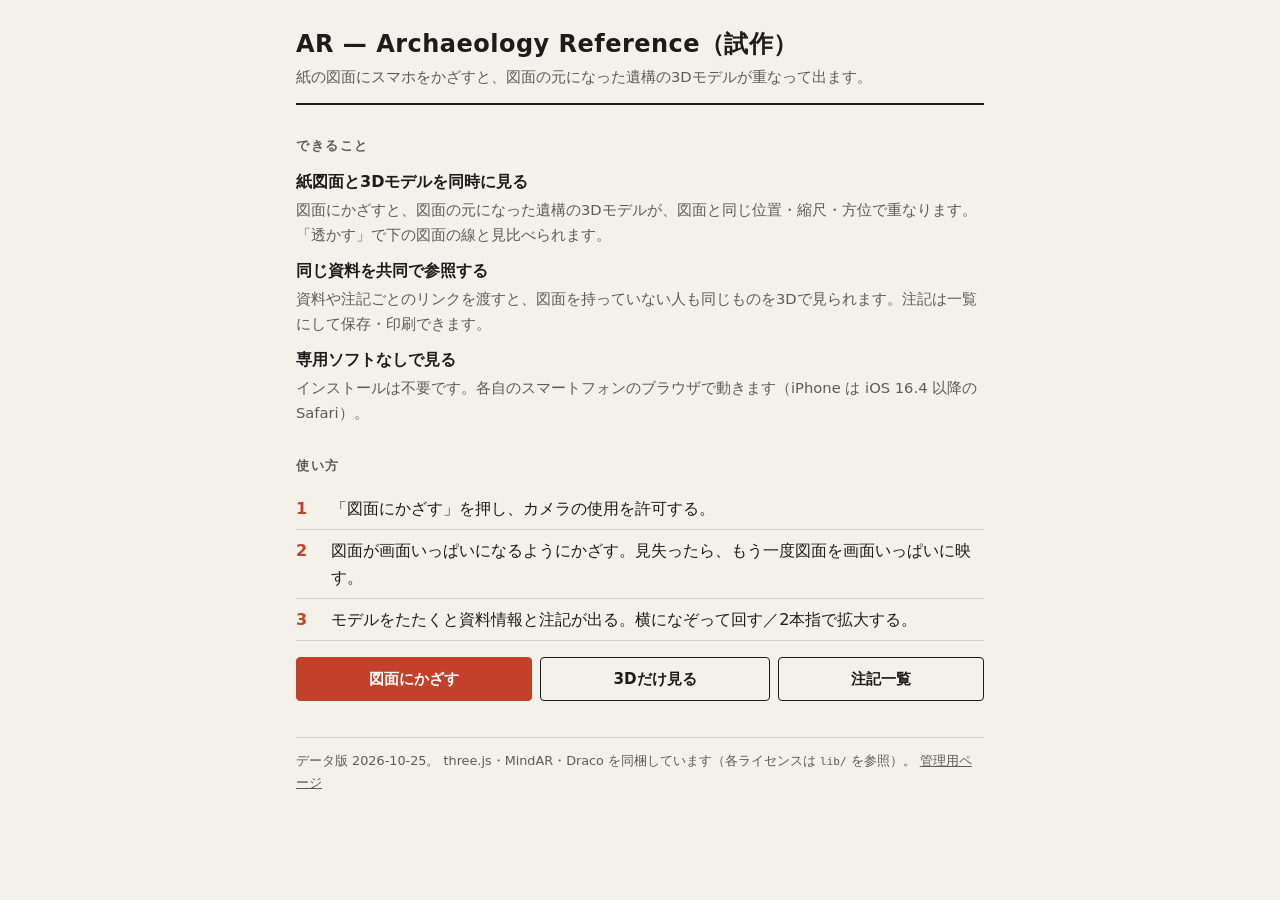
<file: index.html>
<!doctype html>
<html lang="ja">
<head>
<meta charset="utf-8">
<meta name="viewport" content="width=device-width, initial-scale=1, viewport-fit=cover">
<title>AR — Archaeology Reference</title>
<link rel="stylesheet" href="css/style.css">
</head>
<body>
<main class="page">
  <header class="page-head">
    <h1 id="site-title">AR — Archaeology Reference</h1>
    <p id="site-lead"></p>
  </header>

  <div class="callout" id="inapp" hidden>このアプリ内の画面ではカメラが動かないことがあります。メニューから「Safariで開く」または「ブラウザで開く」を選んでください。</div>
  <div class="callout" id="notice" hidden></div>

  <h2>できること</h2>
  <dl class="features">
    <dt>紙図面と3Dモデルを同時に見る</dt>
    <dd>図面にかざすと、図面の元になった遺構の3Dモデルが、図面と同じ位置・縮尺・方位で重なります。「透かす」で下の図面の線と見比べられます。</dd>
    <dt>同じ資料を共同で参照する</dt>
    <dd>資料や注記ごとのリンクを渡すと、図面を持っていない人も同じものを3Dで見られます。注記は一覧にして保存・印刷できます。</dd>
    <dt>専用ソフトなしで見る</dt>
    <dd>インストールは不要です。各自のスマートフォンのブラウザで動きます（iPhone は iOS 16.4 以降の Safari）。</dd>
  </dl>

  <h2>使い方</h2>
  <ol class="steps">
    <li>「図面にかざす」を押し、カメラの使用を許可する。</li>
    <li>図面が画面いっぱいになるようにかざす。見失ったら、もう一度図面を画面いっぱいに映す。</li>
    <li>モデルをたたくと資料情報と注記が出る。横になぞって回す／2本指で拡大する。</li>
  </ol>
  <p class="actions-row"><a class="btn btn-primary" href="ar.html">図面にかざす</a> <a class="btn" href="viewer.html">3Dだけ見る</a> <a class="btn" href="notes.html">注記一覧</a></p>
  <div id="warnings"></div>

  <!-- 資料が2つ以上あるときだけ出す -->
  <section id="items-section" hidden>
    <h2>図面と資料</h2>
    <div id="items"></div>
  </section>

  <footer class="foot">
    <span id="edition"></span>
    three.js・MindAR・Draco を同梱しています（各ライセンスは <span class="mono">lib/</span> を参照）。
    <a href="tools/">管理用ページ</a>
  </footer>
</main>
<script type="module" src="js/index.js"></script>
</body>
</html>
</file>
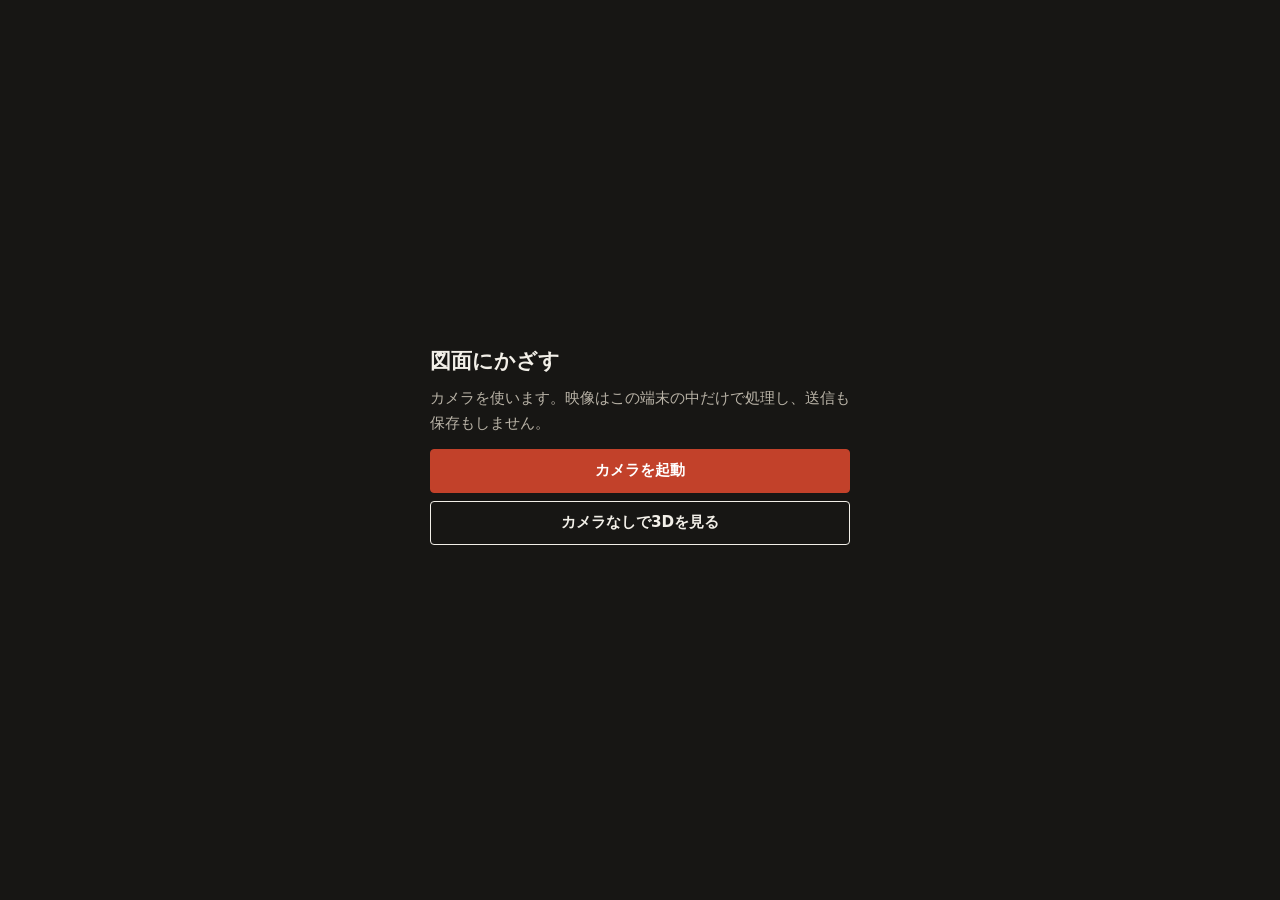
<file: ar.html>
<!doctype html>
<html lang="ja">
<head>
<meta charset="utf-8">
<meta name="viewport" content="width=device-width, initial-scale=1, viewport-fit=cover, user-scalable=no">
<title>AR表示｜AR</title>
<link rel="stylesheet" href="css/style.css">
<script type="importmap">
{ "imports": { "three": "./lib/three.module.min.js", "three/addons/": "./lib/three-addons/" } }
</script>
</head>
<body class="stage-page">
<div id="stage"></div>

<div class="topbar" id="topbar" hidden>
  <a class="pill" href="index.html">← 一覧</a>
  <div class="group">
    <button class="pill" id="btn-see" type="button" aria-pressed="false">透かす</button>
    <button class="pill" id="btn-mode" type="button" aria-pressed="false">形だけ</button>
    <button class="pill" id="btn-reset" type="button">元に戻す</button>
  </div>
</div>
<p class="hint" id="hint" hidden></p>
<p class="config-warn" id="config-warn" hidden></p>
<div class="recover" id="recover" hidden><button class="pill" id="btn-rescan" type="button">探し直す</button></div>
<div id="panel" hidden></div>

<div class="gate" id="gate">
  <div class="gate-inner">
    <h1>図面にかざす</h1>
    <p>カメラを使います。映像はこの端末の中だけで処理し、送信も保存もしません。</p>
    <div class="callout" id="inapp" hidden>このアプリ内の画面ではカメラが動かないことがあります。メニューから「Safariで開く」または「ブラウザで開く」を選んでください。</div>
    <button class="btn btn-primary" id="btn-start" type="button">カメラを起動</button>
    <a class="btn" id="link-viewer" href="viewer.html">カメラなしで3Dを見る</a>
    <p class="error" id="gate-error" hidden></p>
  </div>
</div>

<script type="module" src="js/ar.js?rev=steady-strong-20261027"></script>
</body>
</html>
</file>
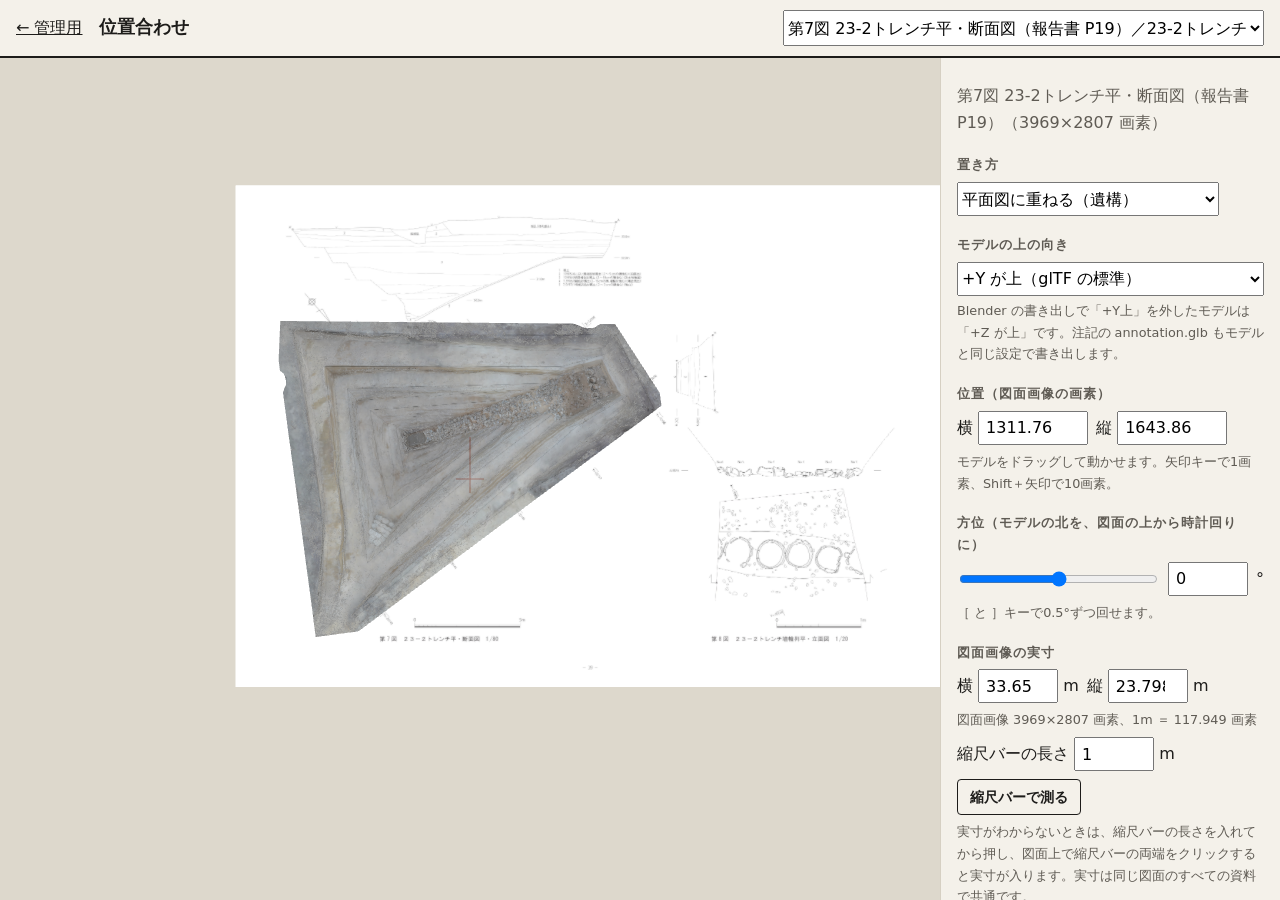
<file: tools/align.html>
<!doctype html>
<html lang="ja">
<head>
<meta charset="utf-8">
<meta name="viewport" content="width=device-width, initial-scale=1">
<meta name="robots" content="noindex">
<title>位置合わせ｜AR</title>
<link rel="stylesheet" href="../css/style.css">
<script type="importmap">
{ "imports": { "three": "../lib/three.module.min.js", "three/addons/": "../lib/three-addons/" } }
</script>
</head>
<body class="align-page">
<header class="align-head">
  <a href="./">← 管理用</a>
  <h1>位置合わせ</h1>
  <select id="item-select" aria-label="資料"></select>
</header>
<div class="align-body">
  <div class="align-view" id="view" tabindex="0" aria-label="図面とモデル。モデルをドラッグで移動、それ以外をドラッグで図面を動かす、ホイールで拡大縮小"></div>
  <aside class="align-side">
    <p class="muted" id="status">読み込み中…</p>

    <h2>置き方</h2>
    <select id="mode">
      <option value="plan">平面図に重ねる（遺構）</option>
      <option value="stand">紙の上に立たせる</option>
      <option value="lay">正面図に重ねて寝かせる（遺物）</option>
    </select>

    <h2>モデルの上の向き</h2>
    <select id="up-axis">
      <option value="0,0,0">+Y が上（glTF の標準）</option>
      <option value="-90,0,0">+Z が上（Z を上のまま書き出したモデル）</option>
      <option value="custom" hidden>台帳の値のまま</option>
    </select>
    <p class="muted small" id="up-note">Blender の書き出しで「+Y上」を外したモデルは「+Z が上」です。</p>

    <h2>位置（図面画像の画素）</h2>
    <div class="row"><label>横 <input id="at-x" type="number" step="0.5"></label><label>縦 <input id="at-y" type="number" step="0.5"></label></div>
    <p class="muted small">モデルをドラッグして動かせます。矢印キーで1画素、Shift＋矢印で10画素。</p>

    <div data-for="plan stand">
      <h2>方位（モデルの北を、図面の上から時計回りに）</h2>
      <div class="row"><input id="heading-range" type="range" min="-180" max="180" step="0.5"><input id="heading" type="number" step="0.5" class="narrow"> °</div>
      <p class="muted small">［ と ］キーで0.5°ずつ回せます。</p>
    </div>

    <div data-for="plan">
      <h2>図面画像の実寸</h2>
      <div class="row"><label>横 <input id="real-w" type="number" step="0.0001" min="0" class="narrow"> m</label><label>縦 <input id="real-h" type="number" step="0.0001" min="0" class="narrow"> m</label></div>
      <p class="muted small" id="ppm-note"></p>
      <div class="row"><label>縮尺バーの長さ <input id="bar-m" type="number" step="0.1" min="0" value="1" class="narrow"> m</label><button class="btn small-btn" id="btn-measure" type="button">縮尺バーで測る</button></div>
      <p class="muted small" id="measure-help">実寸がわからないときは、縮尺バーの長さを入れてから押し、図面上で縮尺バーの両端をクリックすると実寸が入ります。実寸は同じ図面のすべての資料で共通です。</p>
      <p class="muted small" id="coord-note" hidden>モデルの座標のまま重ねています（図面画像の左下が原点、右が X、上が Y の m 単位）。動かすと、ここで決めた位置で保存します。</p>

      <h2>紙の高さ（モデルのどの高さを紙の面に合わせるか）</h2>
      <div class="row">
        <select id="ground-kind"><option value="top">上端（検出面）</option><option value="bottom">下端</option><option value="value">下端から</option></select>
        <span id="ground-value-wrap" hidden><input id="ground-value" type="number" step="0.01" min="0" class="narrow"> m</span>
      </div>
    </div>

    <div data-for="stand lay">
      <h2>大きさ（図面の幅に対するモデルの大きさ）</h2>
      <div class="row"><input id="fit" type="number" step="0.01" min="0.01" class="narrow"> 倍</div>
    </div>

    <h2>表示</h2>
    <div class="row"><label>モデルの濃さ <input id="opacity" type="range" min="0.1" max="1" step="0.05" value="0.7"></label></div>
    <div class="row"><button class="btn small-btn" id="btn-fit" type="button">モデルに寄る</button><button class="btn small-btn" id="btn-all" type="button">図面全体</button></div>

    <h2>結果</h2>
    <p class="muted small" id="size-note"></p>
    <textarea id="out" rows="7" readonly></textarea>
    <div class="row"><button class="btn btn-primary small-btn" id="btn-save" type="button">items.json を保存</button><button class="btn small-btn" id="btn-copy" type="button">コピー</button></div>
    <p class="muted small">保存したファイルで <span class="mono">data/items.json</span> を置き換えると、AR とビューアに反映されます。</p>
  </aside>
</div>
<script type="module" src="align.js"></script>
</body>
</html>
</file>
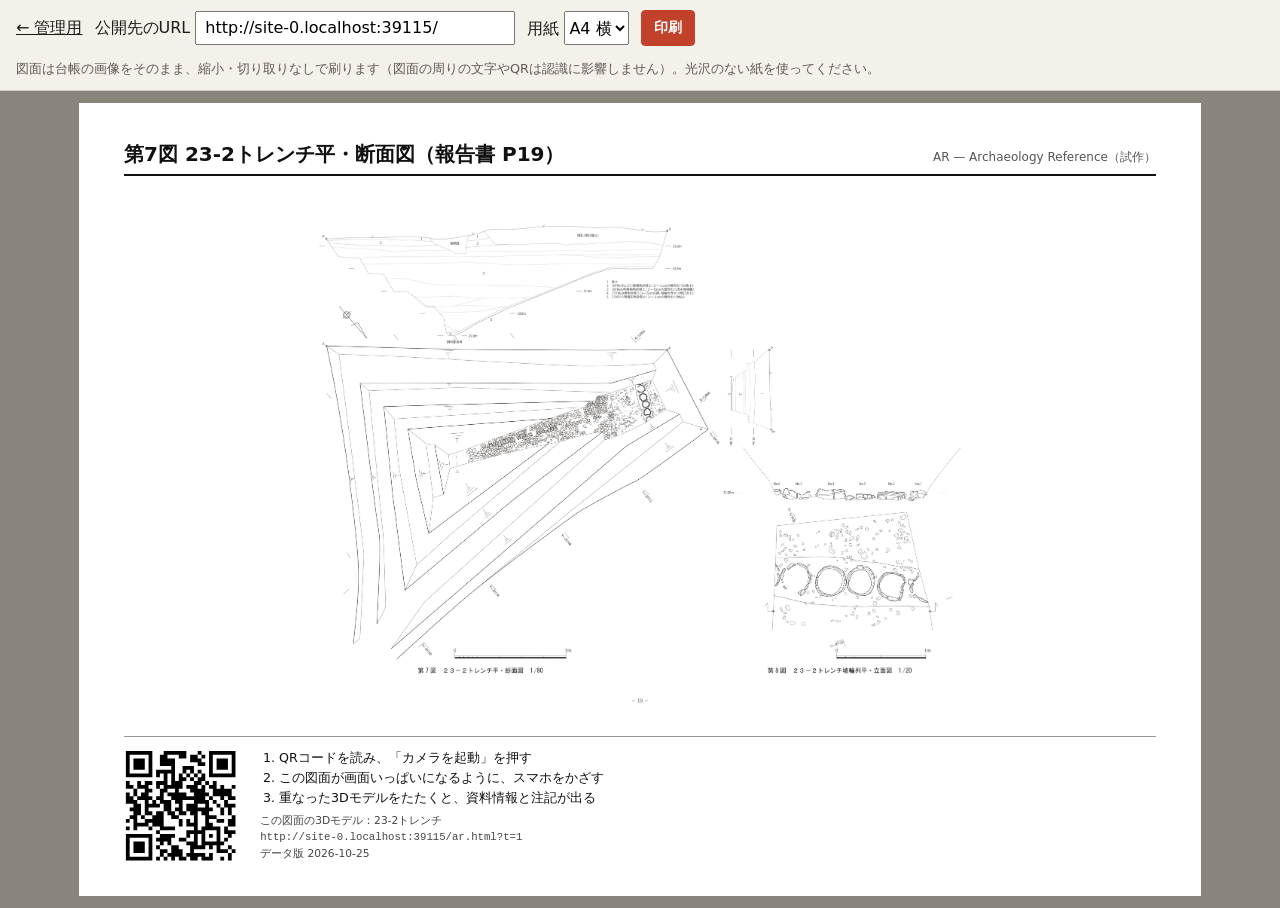
<file: tools/sheet.html>
<!doctype html>
<html lang="ja">
<head>
<meta charset="utf-8">
<meta name="viewport" content="width=device-width, initial-scale=1">
<meta name="robots" content="noindex">
<title>展示用シート｜AR</title>
<link rel="stylesheet" href="../css/style.css">
<style id="page-size">@page { size: A4 landscape; margin: 0; }</style>
</head>
<body class="sheet-page">
<div class="sheet-toolbar no-print">
  <a href="./">← 管理用</a>
  <label>公開先のURL <input id="base-url" type="url"></label>
  <label>用紙 <select id="paper"><option value="A4">A4 横</option><option value="A3">A3 横</option></select></label>
  <button class="btn btn-primary small-btn" id="btn-print" type="button">印刷</button>
  <p class="muted small">図面は台帳の画像をそのまま、縮小・切り取りなしで刷ります（図面の周りの文字やQRは認識に影響しません）。光沢のない紙を使ってください。</p>
</div>
<div id="sheets"></div>
<script src="../lib/qrcode.js"></script>
<script type="module" src="sheet.js"></script>
</body>
</html>
</file>
<file: css/style.css>
:root {
  --paper: #f4f1ea;
  --paper-2: #ebe7dd;
  --ink: #1d1c1a;
  --ink-2: #5f5b54;
  --rule: #d6d0c3;
  --shu: #c2412a;            /* 朱 */
  --panel: rgba(26, 25, 23, 0.9);
  --panel-ink: #f2efe8;
  --panel-ink-2: #b9b3a7;
  --panel-rule: rgba(242, 239, 232, 0.16);
  --font: "Hiragino Sans", "Hiragino Kaku Gothic ProN", "Yu Gothic UI", "Yu Gothic", "Noto Sans JP", system-ui, sans-serif;
}

* { box-sizing: border-box; }
[hidden] { display: none !important; }
html { -webkit-text-size-adjust: 100%; }
body {
  margin: 0;
  font-family: var(--font);
  font-size: 16px;
  line-height: 1.7;
  color: var(--ink);
  background: var(--paper);
}
button { font: inherit; color: inherit; }
a { color: inherit; }
:focus-visible { outline: 2px solid var(--shu); outline-offset: 2px; }

/* ---------- 一覧・道具ページ ---------- */
.page { max-width: 720px; margin: 0 auto; padding: 28px 16px 56px; }
.page-head { border-bottom: 2px solid var(--ink); padding-bottom: 14px; margin-bottom: 22px; }
.page-head h1 { font-size: 1.5rem; line-height: 1.35; margin: 0 0 4px; letter-spacing: 0.02em; }
.page-head p { margin: 0; color: var(--ink-2); font-size: 0.92rem; }
.page h2 { font-size: 0.82rem; letter-spacing: 0.12em; color: var(--ink-2); margin: 30px 0 10px; font-weight: 600; }

.steps { list-style: none; margin: 0; padding: 0; counter-reset: step; }
.steps li { counter-increment: step; display: grid; grid-template-columns: 2.2em 1fr; padding: 7px 0; border-bottom: 1px solid var(--rule); }
.steps li::before { content: counter(step); font-variant-numeric: tabular-nums; color: var(--shu); font-weight: 700; }

.items { list-style: none; margin: 0; padding: 0; }
.item { border: 1px solid var(--rule); background: #fbf9f4; border-radius: 6px; padding: 14px 14px 12px; margin-bottom: 12px; }
.item h3 { margin: 0 0 2px; font-size: 1.05rem; line-height: 1.45; }
.item .sub { margin: 0 0 12px; color: var(--ink-2); font-size: 0.86rem; }
.actions { display: flex; flex-wrap: wrap; gap: 8px; }
.btn {
  display: inline-flex; align-items: center; justify-content: center;
  min-height: 44px; padding: 0 18px; border-radius: 4px;
  border: 1px solid var(--ink); background: transparent; color: var(--ink);
  text-decoration: none; font-weight: 600; font-size: 0.95rem; cursor: pointer;
}
.btn-primary { background: var(--shu); border-color: var(--shu); color: #fff; }
/* 一覧の入口のボタン：スマホでも1行に並べ、幅をそろえる（とても狭い画面では折り返す） */
.actions-row { display: flex; flex-wrap: wrap; gap: 8px; }
.actions-row .btn { flex: 1 1 auto; padding: 0 10px; white-space: nowrap; }
.btn:disabled { opacity: 0.45; cursor: default; }
.callout { border-left: 3px solid var(--shu); background: var(--paper-2); padding: 10px 12px; font-size: 0.9rem; margin: 14px 0; }
.callout[hidden] { display: none; }
.foot { margin-top: 36px; padding-top: 12px; border-top: 1px solid var(--rule); color: var(--ink-2); font-size: 0.8rem; }
.muted { color: var(--ink-2); }
code, .mono { font-family: ui-monospace, "SF Mono", Menlo, Consolas, monospace; font-size: 0.86em; }

table.plain { width: 100%; border-collapse: collapse; font-size: 0.9rem; }
table.plain th, table.plain td { text-align: left; padding: 7px 8px; border-bottom: 1px solid var(--rule); vertical-align: top; }
table.plain th { font-size: 0.78rem; letter-spacing: 0.08em; color: var(--ink-2); font-weight: 600; }
/* ファイルの確認 */
.files-table th { white-space: nowrap; }
.files-table td:first-child { white-space: nowrap; font-size: 0.82rem; }
.files-table .file-state { white-space: nowrap; font-weight: 600; }
.files-table .file-ok .file-state { color: #1d6b35; }
.files-table .file-warn .file-state { color: #8a5a00; }
.files-table .file-ng .file-state { color: #b00020; }
.files-table .file-ng { background: #fdf0f0; }
.files-table .file-none .file-state { color: var(--ink-2); font-weight: 400; }
@media (max-width: 640px) { .files-table td:first-child { white-space: normal; word-break: break-all; } }
td.num { font-variant-numeric: tabular-nums; text-align: right; }
.qr-grid { display: grid; grid-template-columns: repeat(auto-fill, minmax(200px, 1fr)); gap: 14px; }
.qr { border: 1px solid var(--rule); background: #fff; padding: 12px; text-align: center; border-radius: 6px; }
.qr svg { width: 100%; height: auto; display: block; }
.qr p { margin: 6px 0 0; font-size: 0.78rem; word-break: break-all; color: var(--ink-2); }
.qr strong { display: block; font-size: 0.9rem; color: var(--ink); }

/* ---------- AR表示・通常ビューア ---------- */
body.stage-page { background: #0f0e0d; color: var(--panel-ink); overflow: hidden; height: 100dvh; }
body.viewer-page { background: radial-gradient(120% 90% at 50% 35%, #f3f0e8 0%, #d9d4c7 100%); }
#stage { position: fixed; inset: 0; overflow: hidden; touch-action: none; user-select: none; -webkit-user-select: none; }
#stage canvas { display: block; }

.topbar {
  position: fixed; z-index: 20; left: 0; right: 0; top: 0;
  display: flex; gap: 8px; align-items: center; justify-content: space-between;
  padding: calc(8px + env(safe-area-inset-top)) calc(10px + env(safe-area-inset-right)) 8px calc(10px + env(safe-area-inset-left));
  pointer-events: none;
}
.topbar > * { pointer-events: auto; }
.topbar > .pill { flex: none; }
.pill { white-space: nowrap; }
.topbar { align-items: flex-start; }
.topbar .group { display: flex; gap: 6px; flex-wrap: wrap; justify-content: flex-end; }
.pill {
  display: inline-flex; align-items: center; min-height: 40px; padding: 0 14px;
  border-radius: 20px; border: 1px solid var(--panel-rule);
  background: var(--panel); color: var(--panel-ink);
  font-size: 0.86rem; font-weight: 600; text-decoration: none; cursor: pointer;
  -webkit-backdrop-filter: blur(8px); backdrop-filter: blur(8px);
}
.pill[aria-pressed="true"] { background: var(--panel-ink); color: var(--ink); }

.hint {
  position: fixed; z-index: 15; left: 16px; right: 16px; top: calc(64px + env(safe-area-inset-top));
  width: fit-content; max-width: calc(100% - 32px); margin: 0 auto; padding: 8px 14px; border-radius: 4px;
  background: var(--panel); color: var(--panel-ink); font-size: 0.88rem; text-align: center;
  pointer-events: none;
}

/* 設定の食い違い（all.mind と図面画像など）。消えない */
.config-warn {
  position: fixed; z-index: 15; left: 16px; right: 16px; top: calc(180px + env(safe-area-inset-top));
  max-width: 34rem; margin: 0 auto; padding: 8px 14px; border-radius: 4px;
  background: #8a1c1c; color: #fff; font-size: 0.85rem; line-height: 1.5;
}

.recover {
  position: fixed; z-index: 16; left: 0; right: 0; top: calc(134px + env(safe-area-inset-top));
  display: flex; justify-content: center; pointer-events: none;
}
.recover .pill { pointer-events: auto; background: var(--shu); border-color: var(--shu); color: #fff; }

.debug {
  position: fixed; z-index: 16; left: calc(8px + env(safe-area-inset-left)); top: calc(190px + env(safe-area-inset-top));
  margin: 0; padding: 6px 8px; border-radius: 4px; pointer-events: none;
  background: rgba(0, 0, 0, 0.62); color: #e9ffe0; font: 11px/1.5 ui-monospace, Menlo, Consolas, monospace; white-space: pre;
}

.gate {
  position: fixed; z-index: 30; inset: 0; display: grid; place-items: center; padding: 24px;
  background: #171614; color: var(--panel-ink);
}
.gate[hidden] { display: none; }
.gate-inner { max-width: 420px; }
.gate h1 { font-size: 1.3rem; line-height: 1.4; margin: 0 0 8px; }
.gate p { margin: 0 0 14px; color: var(--panel-ink-2); font-size: 0.92rem; }
.gate .btn { border-color: var(--panel-ink); color: var(--panel-ink); width: 100%; margin-bottom: 8px; }
.gate .btn-primary { border-color: var(--shu); color: #fff; }
.gate .callout { background: rgba(255, 255, 255, 0.06); color: var(--panel-ink); }
.gate .error { color: #ffb4a4; }

.panel {
  position: fixed; z-index: 20; left: 0; right: 0; bottom: 0;
  background: var(--panel); color: var(--panel-ink);
  border-top: 1px solid var(--panel-rule);
  -webkit-backdrop-filter: blur(10px); backdrop-filter: blur(10px);
  padding-bottom: env(safe-area-inset-bottom);
}
.panel[hidden] { display: none; }
.panel-head {
  width: 100%; display: flex; align-items: center; justify-content: space-between; gap: 12px;
  min-height: 48px; padding: 6px calc(16px + env(safe-area-inset-right)) 6px calc(16px + env(safe-area-inset-left));
  background: none; border: 0; text-align: left; cursor: pointer;
}
.panel-title { font-weight: 700; font-size: 0.98rem; line-height: 1.4; }
.panel-chevron { width: 10px; height: 10px; border-right: 2px solid var(--panel-ink-2); border-top: 2px solid var(--panel-ink-2); transform: rotate(-45deg); margin: 4px 4px 0; flex: none; transition: transform 0.15s; }
.panel.is-open .panel-chevron { transform: rotate(135deg); margin-top: -4px; }
.panel-body { display: none; max-height: 44dvh; overflow-y: auto; -webkit-overflow-scrolling: touch; padding: 0 calc(16px + env(safe-area-inset-right)) 16px calc(16px + env(safe-area-inset-left)); }
.panel.is-open .panel-body { display: block; }
.panel h2 { font-size: 0.74rem; letter-spacing: 0.14em; color: var(--panel-ink-2); margin: 14px 0 8px; font-weight: 600; }
.panel section:first-child h2 { margin-top: 4px; }
.panel-meta .link-button, .panel-selection .link-button { margin: 2px 8px 6px 0; }
.link-button {
  display: inline-flex; align-items: center; min-height: 36px; padding: 0 12px; border-radius: 4px;
  border: 1px solid var(--panel-rule); background: transparent; color: var(--panel-ink);
  font-size: 0.84rem; text-decoration: none; cursor: pointer;
}
.share-row { display: flex; flex-wrap: wrap; align-items: center; gap: 6px; }
.share-holder { flex: 1 1 100%; }
.link-box { width: 100%; min-height: 36px; padding: 0 8px; font: 12px/1.4 ui-monospace, Menlo, Consolas, monospace; border-radius: 4px; border: 1px solid var(--panel-rule); background: rgba(255,255,255,0.08); color: var(--panel-ink); }
.panel .edition { color: var(--panel-ink-2); font-size: 0.78rem; margin: 10px 0 0; }
.panel .muted, .panel .notice { color: var(--panel-ink-2); font-size: 0.86rem; margin: 8px 0 0; }
.fields { display: grid; grid-template-columns: minmax(5.5em, auto) 1fr; gap: 4px 14px; margin: 0; font-size: 0.9rem; }
.fields dt { color: var(--panel-ink-2); }
.fields dd { margin: 0; overflow-wrap: anywhere; }
.chips { display: flex; flex-wrap: wrap; gap: 8px; }
.chip {
  display: inline-flex; align-items: center; gap: 8px; min-height: 40px; padding: 0 12px;
  border-radius: 4px; border: 1px solid var(--panel-rule); background: transparent;
  font-size: 0.86rem; cursor: pointer; opacity: 0.5;
}
.chip.is-on { opacity: 1; border-color: rgba(242, 239, 232, 0.5); }
.chip-dot { width: 10px; height: 10px; border-radius: 50%; flex: none; }
.chip-type { font-size: 0.72rem; color: var(--panel-ink-2); border: 1px solid var(--panel-rule); border-radius: 3px; padding: 0 5px; line-height: 1.5; }
.panel-selection { border: 1px solid var(--panel-rule); border-left: 3px solid var(--shu); border-radius: 4px; padding: 10px 12px; margin-top: 4px; }
.panel-selection[hidden] { display: none; }
.panel-selection p { margin: 6px 0; font-size: 0.9rem; }
.selection-top { display: flex; align-items: center; gap: 8px; margin-bottom: 6px; }
.selection-top strong { font-size: 0.95rem; }
.selection-close { margin-left: auto; min-height: 36px; padding: 0 10px; background: none; border: 1px solid var(--panel-rule); border-radius: 4px; font-size: 0.8rem; cursor: pointer; }

@media (min-width: 760px) {
  .panel { left: auto; right: 16px; bottom: 16px; width: 380px; border: 1px solid var(--panel-rule); border-radius: 8px; }
  .panel-body { max-height: 60dvh; }
}
@media (prefers-reduced-motion: reduce) { * { transition: none !important; } }

/* ---------- 位置合わせ ---------- */
body.align-page { height: 100dvh; display: flex; flex-direction: column; overflow: hidden; }
.align-head { display: flex; align-items: center; gap: 16px; padding: 10px 16px; border-bottom: 2px solid var(--ink); }
.align-head h1 { font-size: 1.1rem; margin: 0; }
.align-head select { margin-left: auto; min-height: 36px; font: inherit; }
.align-body { flex: 1; display: flex; min-height: 0; }
.align-view { flex: 1; position: relative; background: #ddd8cc; cursor: grab; outline: none; touch-action: none; }
.align-view.is-measuring { cursor: crosshair; }
.align-view canvas { display: block; }
.align-side { width: 340px; flex: none; overflow-y: auto; padding: 8px 16px 24px; border-left: 1px solid var(--rule); background: var(--paper); }
.align-side h2 { margin: 18px 0 6px; font-size: 0.8rem; letter-spacing: 0.08em; color: var(--ink-2); font-weight: 600; }
.align-side .row { display: flex; flex-wrap: wrap; align-items: center; gap: 8px; margin: 6px 0; }
.align-side input[type="number"] { width: 110px; min-height: 34px; font: inherit; padding: 0 6px; }
.align-side input.narrow { width: 80px; }
.align-side input[type="range"] { flex: 1; min-width: 120px; }
.align-side select { min-height: 34px; font: inherit; max-width: 100%; }
.align-side textarea { width: 100%; font: 12px/1.5 ui-monospace, Menlo, Consolas, monospace; padding: 8px; border: 1px solid var(--rule); border-radius: 4px; background: #fff; }
.small { font-size: 0.8rem; margin: 4px 0; }
.small-btn { min-height: 36px; padding: 0 12px; font-size: 0.85rem; }
@media (max-width: 800px) { .align-body { flex-direction: column; } .align-view { min-height: 55vh; } .align-side { width: auto; border-left: 0; border-top: 1px solid var(--rule); } }

/* ---------- 注記一覧 ---------- */
.page-wide { max-width: 1040px; }
.notes-item { margin: 26px 0 34px; }
.page h2.notes-title { font-size: 1.15rem; letter-spacing: 0; color: var(--ink); margin: 0 0 2px; font-weight: 700; }
.notes-item .sub { margin: 0 0 10px; color: var(--ink-2); font-size: 0.86rem; }
.fields.light { margin: 8px 0 12px; }
.fields.light dt { color: var(--ink-2); }
.table-wrap { overflow-x: auto; }
.notes-table td { font-size: 0.86rem; }
.notes-table .chip-dot { display: inline-block; vertical-align: middle; }
@media print {
  .no-print, .foot a { display: none !important; }
  body { background: #fff; }
  .page { max-width: none; padding: 0; }
  .notes-item { break-inside: avoid-page; }
}

/* ---------- 展示用シート ---------- */
body.sheet-page { background: #8a857b; }
.sheet-toolbar { display: flex; flex-wrap: wrap; align-items: center; gap: 12px; padding: 10px 16px; background: var(--paper); border-bottom: 1px solid var(--rule); }
.sheet-toolbar input { min-width: 320px; min-height: 34px; font: inherit; padding: 0 8px; }
.sheet-toolbar select { min-height: 34px; font: inherit; }
.sheet-toolbar p { flex-basis: 100%; margin: 0; }
.sheet {
  --w: 297mm; --h: 210mm;
  width: var(--w); height: var(--h); margin: 12px auto; padding: 10mm 12mm 9mm; background: #fff; color: #111;
  display: flex; flex-direction: column; gap: 4mm; overflow: hidden; break-after: page;
}
body[data-paper="A3"] .sheet { --w: 420mm; --h: 297mm; padding: 14mm 16mm 12mm; }
.sheet-head { display: flex; align-items: baseline; gap: 6mm; border-bottom: 0.6mm solid #111; padding-bottom: 2mm; }
.sheet-head h1 { margin: 0; font-size: 15pt; line-height: 1.3; }
.sheet-site { font-size: 9pt; color: #555; order: 2; margin-left: auto; }
.sheet-figure { flex: 1; min-height: 0; display: flex; align-items: center; justify-content: center; }
.sheet-figure img { max-width: 100%; max-height: 100%; object-fit: contain; display: block; }
.sheet-foot { display: flex; gap: 6mm; align-items: center; border-top: 0.3mm solid #999; padding-top: 3mm; }
.sheet-qr { width: 30mm; height: 30mm; flex: none; }
body[data-paper="A3"] .sheet-qr { width: 40mm; height: 40mm; }
.sheet-qr svg { width: 100%; height: 100%; display: block; }
.sheet-info { flex: 1; min-width: 0; font-size: 9.5pt; line-height: 1.55; }
.sheet-steps { margin: 0 0 1.5mm; padding-left: 5mm; }
.sheet-items, .sheet-url, .sheet-credit { margin: 0; color: #444; font-size: 8pt; }
.sheet-url { font-family: ui-monospace, Menlo, Consolas, monospace; word-break: break-all; }
@media print {
  body.sheet-page { background: #fff; }
  .sheet { margin: 0; }
}

/* ---------- 一覧 ---------- */
.features { margin: 0; }
.features dt { font-weight: 700; margin-top: 10px; }
.features dd { margin: 2px 0 0; color: var(--ink-2); font-size: 0.92rem; }
.drawing-group { margin-bottom: 18px; }
.drawing-title { font-size: 0.95rem; margin: 0 0 8px; padding-left: 8px; border-left: 3px solid var(--shu); }
</file>
